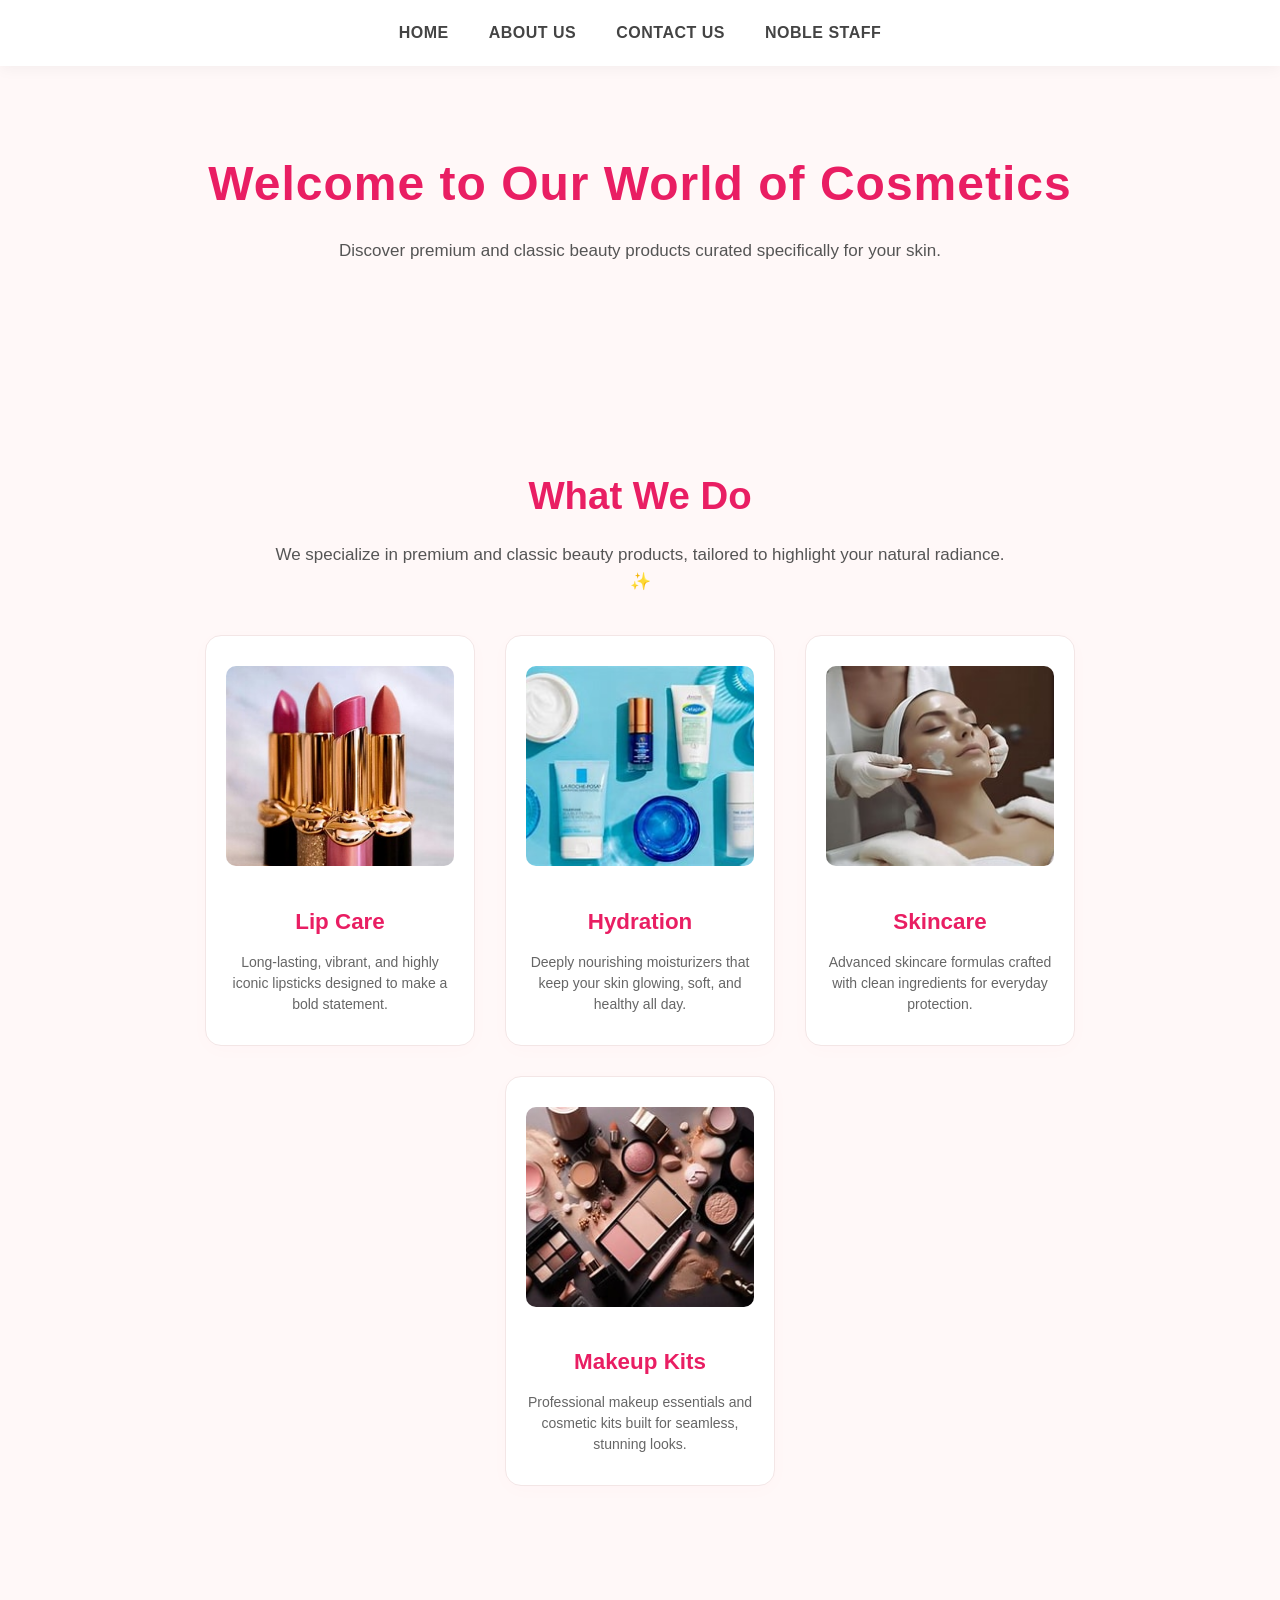
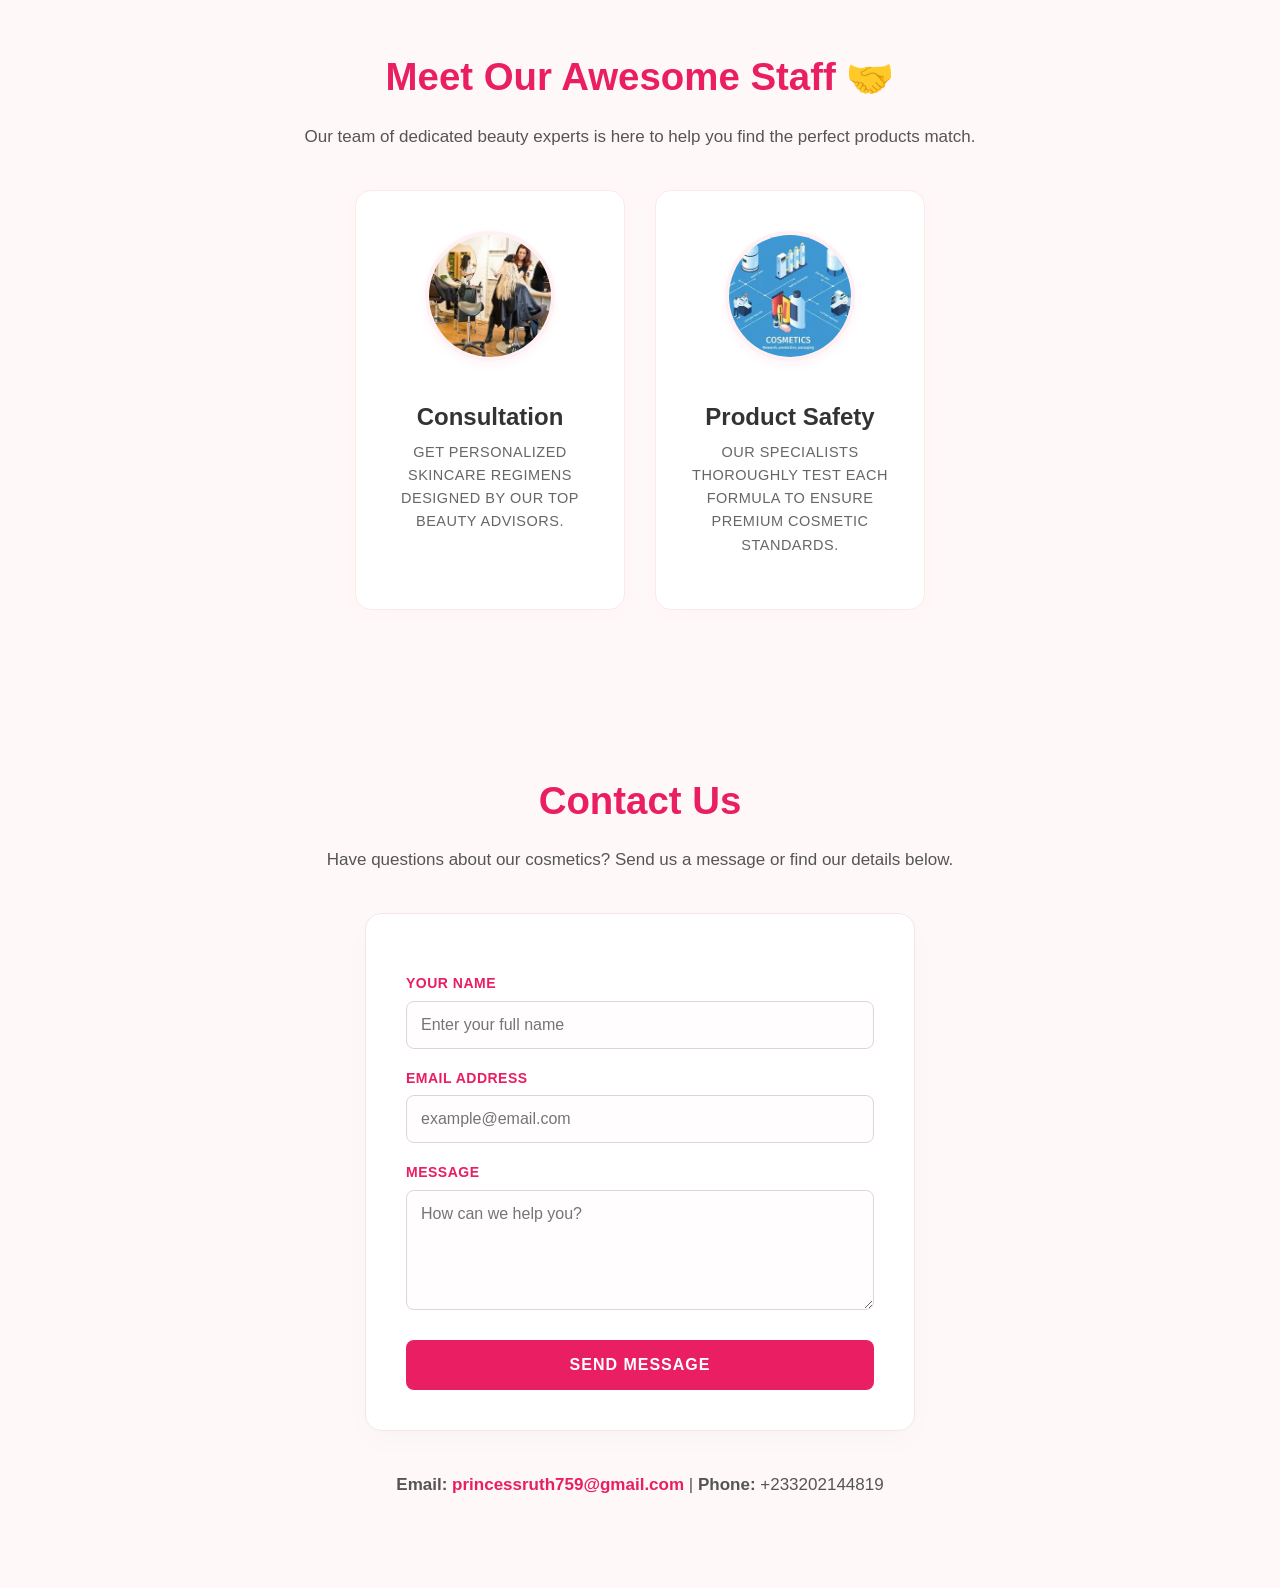
<file: index.html>
<!DOCTYPE html>
<html lang="en">
<head>
    <meta charset="UTF-8">
    <meta name="viewport" content="width=device-width, initial-scale=1.0">
    <title>Cosmetics - Premium Beauty Products</title>
    <link rel="stylesheet" href="src/style.css">
</head>
<body>

    <header>
        <div class="nav-container">
            <nav>
                <a href="index.html">Home</a>
                <a href="pages/about.html">About Us</a>
                <a href="pages/contact.html">Contact Us</a>
                <a href="pages/staff.html">Noble Staff</a>
            </nav>
        </div>
    </header>

    <!-- 2. Hero Section / Welcome Banner -->
    <section class="section hero-banner">
        <h1>Welcome to Our World of Cosmetics</h1>
        <p>Discover premium and classic beauty products curated specifically for your skin.</p>
    </section>

    <!-- 3. What We Do Section (Using your .about-grid classes) -->
    <section id="about" class="section">
        <h2>What We Do</h2>
        <p>We specialize in premium and classic beauty products, tailored to highlight your natural radiance. ✨</p>
        
        <div class="about-grid">
            <div class="about-card">
                <img src="images/OIP lip stick.jpg" alt="Lipstick collection">
                <h3>Lip Care</h3>
                <p>Long-lasting, vibrant, and highly iconic lipsticks designed to make a bold statement.</p>
            </div>
            
            <div class="about-card">
                <img src="images/OIP moisturizers.jpg" alt="Moisturizer creams">
                <h3>Hydration</h3>
                <p>Deeply nourishing moisturizers that keep your skin glowing, soft, and healthy all day.</p>
            </div>

            <div class="about-card">
                <img src="images/OIP skin care.jpg" alt="Skin care serums">
                <h3>Skincare</h3>
                <p>Advanced skincare formulas crafted with clean ingredients for everyday protection.</p>
            </div>

            <div class="about-card">
                <img src="images/OIP makeup.jpg" alt="Makeup kits">
                <h3>Makeup Kits</h3>
                <p>Professional makeup essentials and cosmetic kits built for seamless, stunning looks.</p>
            </div>
        </div>
    </section>


    <!-- 5. Staff Section -->
    <section id="staff" class="section">
        <h2>Meet Our Awesome Staff 🤝</h2>
        <p>Our team of dedicated beauty experts is here to help you find the perfect products match.</p>
        
        <div class="about-grid">
            <div class="about-card">
                <img src="images/download cosmetics.webp" alt="Staff working">
                <h3>Consultation</h3>
                <p>Get personalized skincare regimens designed by our top beauty advisors.</p>
            </div>
            <div class="about-card">
                <img src="images/workers in act.webp" alt="Staff planning">
                <h3>Product Safety</h3>
                <p>Our specialists thoroughly test each formula to ensure premium cosmetic standards.</p>
            </div>
        </div>
    </section>

    <!-- 6. Contact Section & Form Integration -->
    <section id="contact" class="section">
        <h2>Contact Us</h2>
        <p>Have questions about our cosmetics? Send us a message or find our details below.</p>
        
        <!-- Contact Form using your style.css specifications -->
        <form class="contact-form" action="#" method="POST">
            <label for="name">Your Name</label>
            <input type="text" id="name" name="name" placeholder="Enter your full name" required>

            <label for="email">Email Address</label>
            <input type="email" id="email" name="email" placeholder="example@email.com" required>

            <label for="message">Message</label>
            <textarea id="message" name="message" rows="5" placeholder="How can we help you?" required></textarea>

            <button type="submit">Send Message</button>
        </form>

        <div class="contact-details">
            <p><strong>Email:</strong> <a href="mailto:princessruth759@gmail.com">princessruth759@gmail.com</a> | <strong>Phone:</strong> +233202144819</p>
        </div>
    </section>

</body>
</html>
</file>
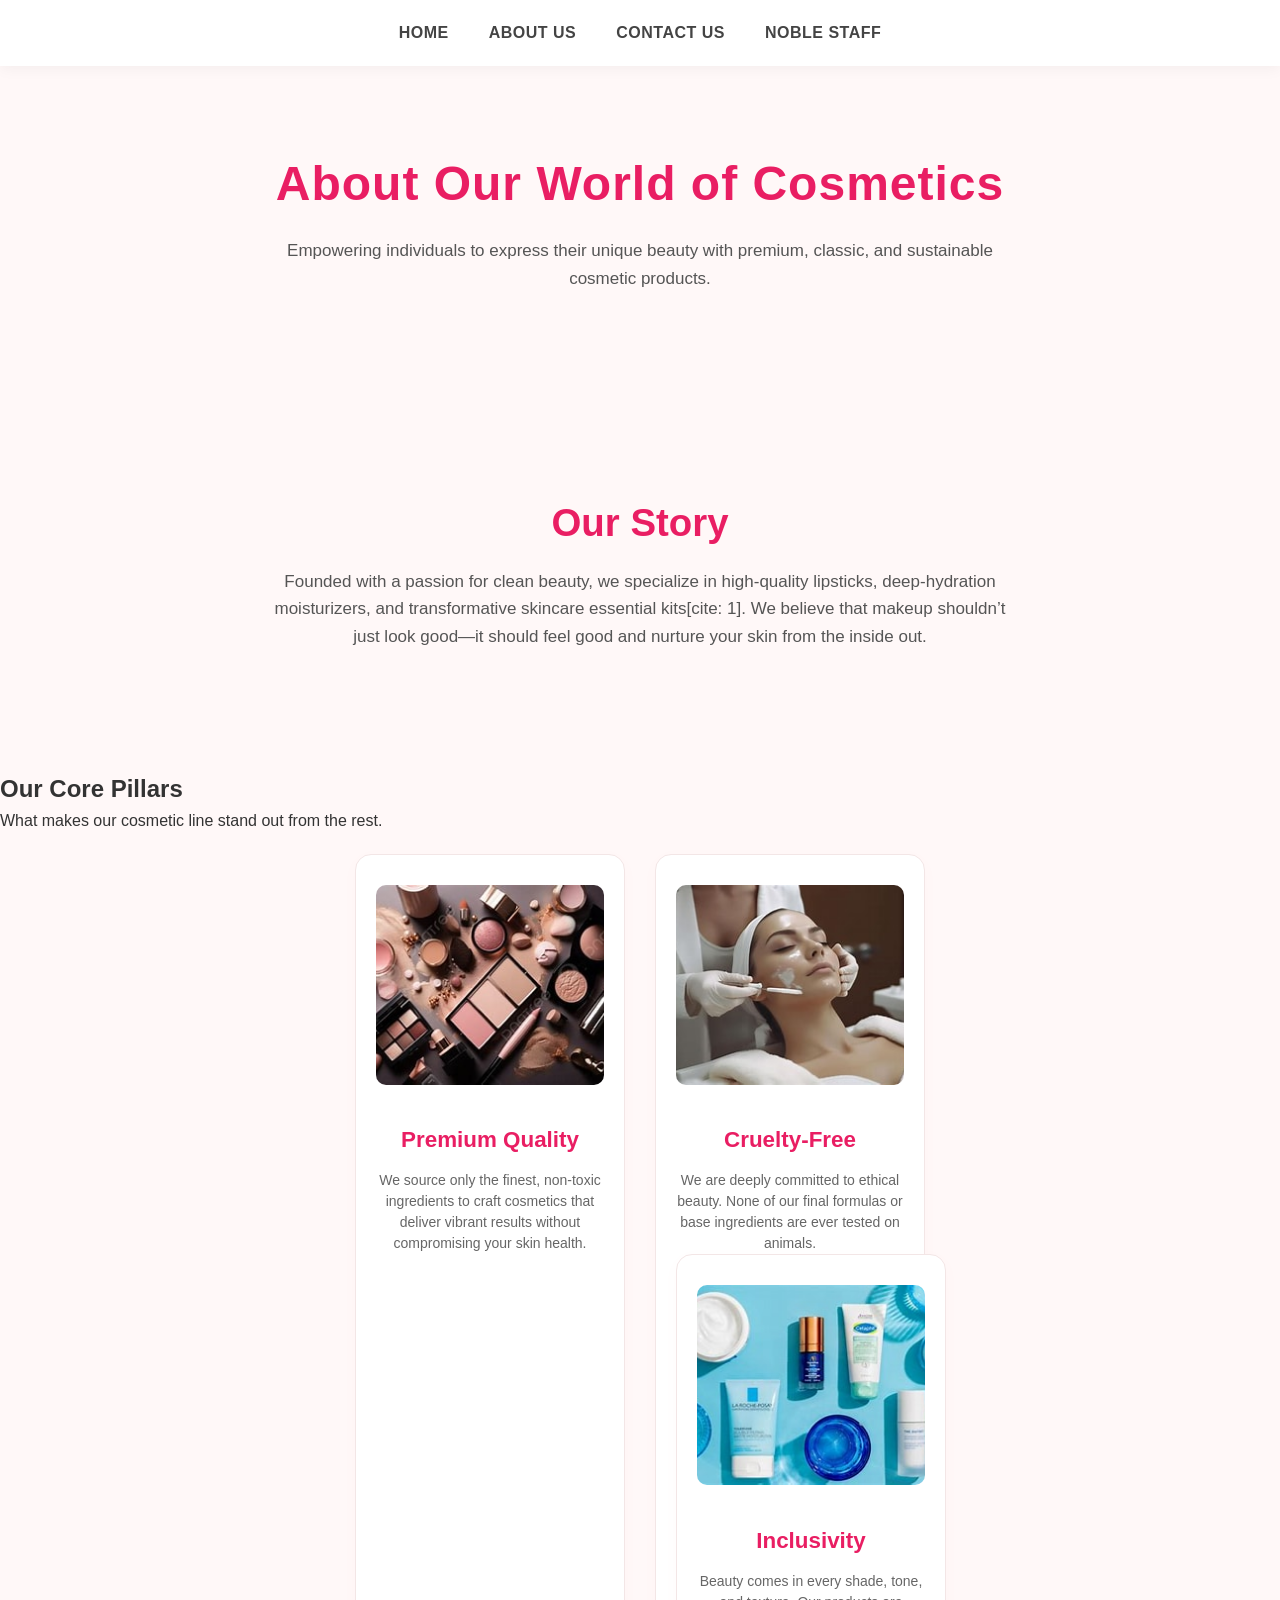
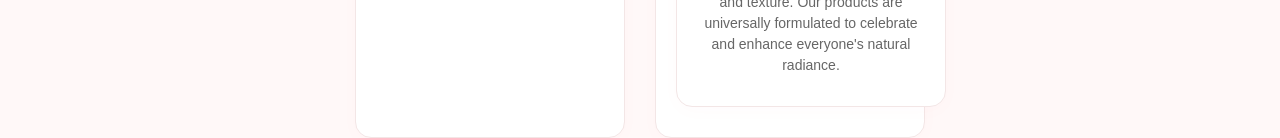
<file: pages/about.html>
<!DOCTYPE html>
<html lang="en">
<head>
    <meta charset="UTF-8">
    <meta name="viewport" content="width=device-width, initial-scale=1.0">
    <title>About Us - Our Cosmetic Journey</title>
    <!-- Stepping up one folder level to correctly find the src/style.css file -->
    <link rel="stylesheet" href="../src/style.css">
</head>
<body>

    <!-- 1. Header & Primary Navigation -->
    <header>
        <div class="nav-container">
            <nav>
                <a href="../index.html">Home</a>
                <a href="about.html">About Us</a>
                <a href="contact.html">Contact Us</a>
                <a href="staff.html">Noble Staff</a>
            </nav>
        </div>
    </header>

    <!-- 2. About Hero Section -->
    <section class="section hero-banner">
        <h1>About Our World of Cosmetics</h1>
        <p>Empowering individuals to express their unique beauty with premium, classic, and sustainable cosmetic products.</p>
    </section>

    <!-- 3. Our Story & Philosophy -->
    <section class="section">
        <h2>Our Story</h2>
        <p>Founded with a passion for clean beauty, we specialize in high-quality lipsticks, deep-hydration moisturizers, and transformative skincare essential kits[cite: 1]. We believe that makeup shouldn’t just look good—it should feel good and nurture your skin from the inside out.</p>
    </section>

    <!-- 4. Core Values Grid (Reusing your CSS grid structure) -->
    <section>
         <h2>Our Core Pillars</h2>
        <p>What makes our cosmetic line stand out from the rest.</p>
        
        <div class="about-grid">
            <!-- Pillar 1 -->
            <div class="about-card">
                <img src="../images/OIP makeup.jpg" alt="Premium Quality Kits">
                <h3>Premium Quality</h3>
                <p>We source only the finest, non-toxic ingredients to craft cosmetics that deliver vibrant results without compromising your skin health.</p>
            </div>
            
            <!-- Pillar 2 -->
            <div class="about-card">
                <img src="../images/OIP skin care.jpg" alt="Cruelty Free Skincare">
                <h3>Cruelty-Free</h3>
                <p>We are deeply committed to ethical beauty. None of our final formulas or base ingredients are ever tested on animals.</p>

            <div class="about-card">
                <img src="../images/OIP moisturizers.jpg" alt="Inclusive Hydration Beauty">
                <h3>Inclusivity</h3>
                <p>Beauty comes in every shade, tone, and texture. Our products are universally formulated to celebrate and enhance everyone's natural radiance.</p>
            </div>
        </div>
            </div>
    </section>
       

    

</body>
</html>
</file>
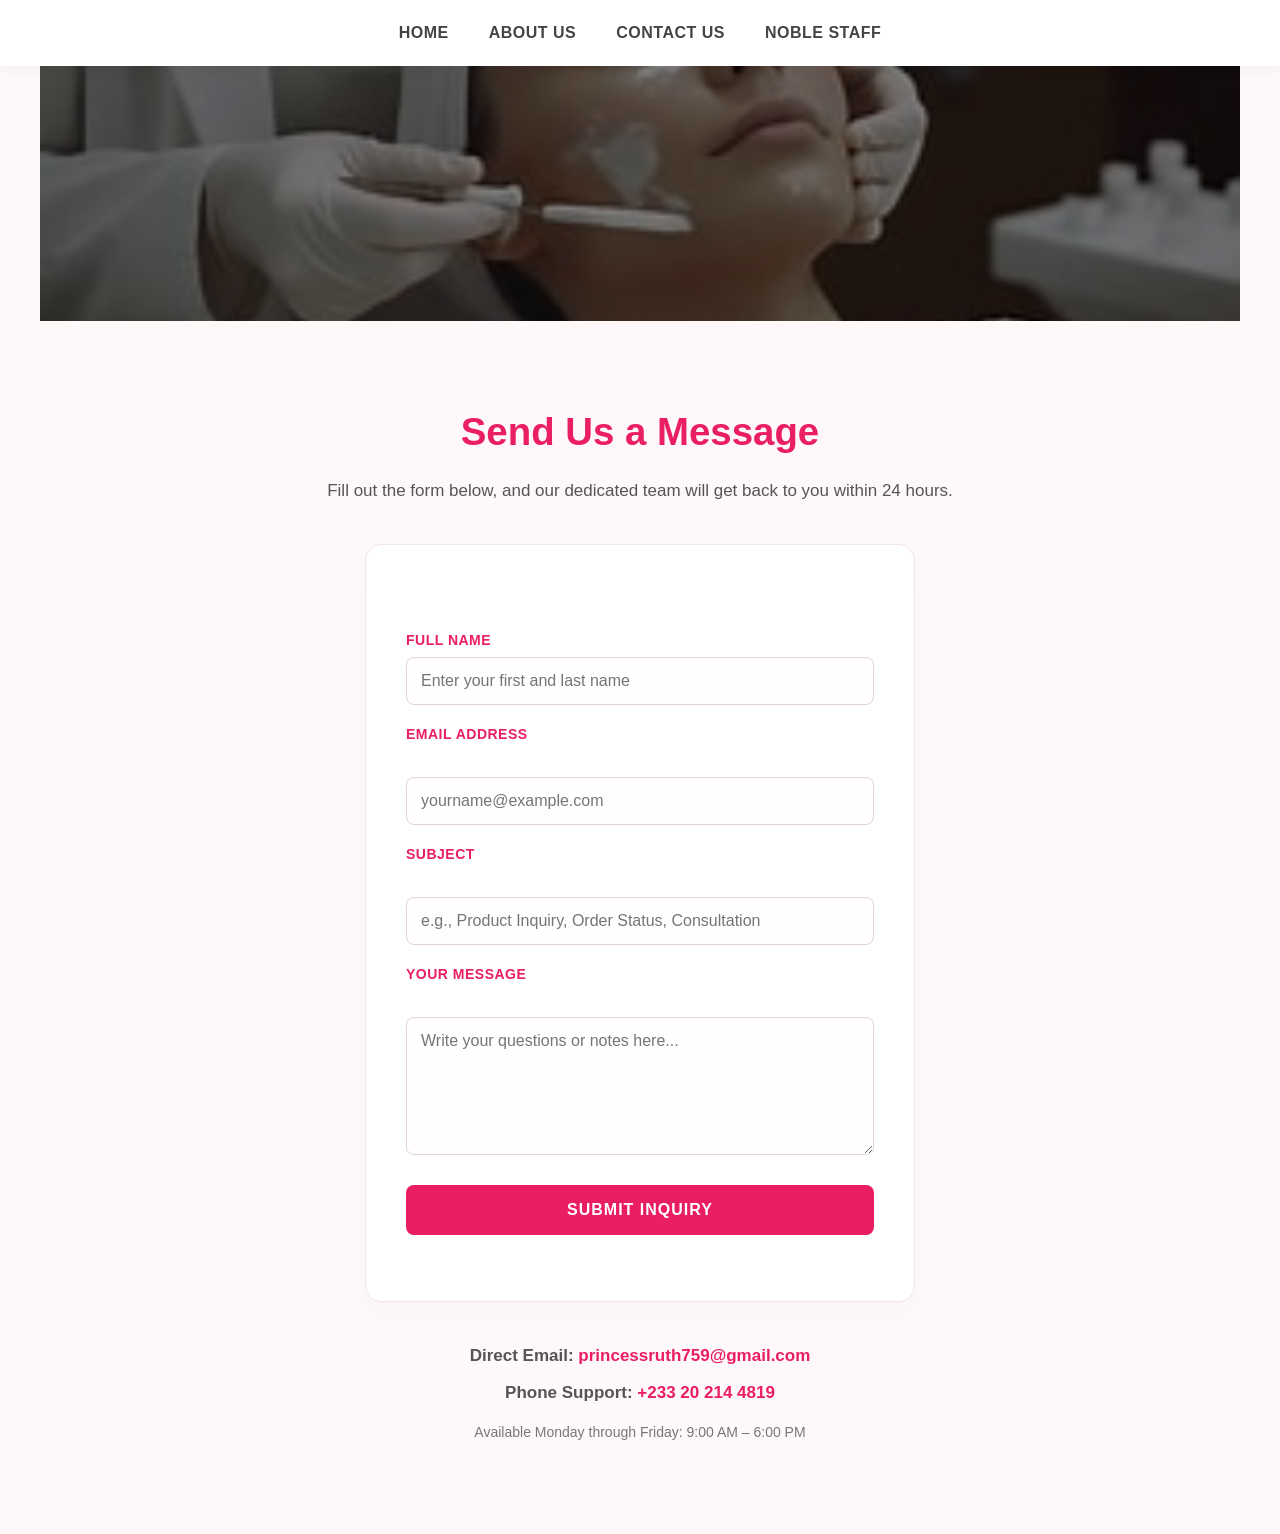
<file: pages/contact.html>
<!DOCTYPE html>
<html lang="en">
<head>
    <meta charset="UTF-8">
    <meta name="viewport" content="width=device-width, initial-scale=1.0">
    <title>Contact Us - Get in Touch</title>
    <link rel="stylesheet" href="../src/style.css">
</head>
<body>

    <header>
        <div class="nav-container">
            <nav>
                <a href="../index.html">Home</a>
                <a href="about.html">About Us</a>
                <a href="contact.html">Contact Us</a>
                <a href="staff.html">Noble Staff</a>
            </nav>
        </div>
    </header>

    <section class="section hero-banner" style="background: linear-gradient(rgba(0, 0, 0, 0.5), rgba(0, 0, 0, 0.5)), url('../images/OIP skin care.jpg') no-repeat center center/cover; padding: 100px 20px;">
        <h1 Contact Our Beauty Experts</h1>
        <p Have questions about our premium cosmetics or need skincare advice? We are here to help you shine.</p>
    </section>

    <section id="contact" class="section">
        <h2>Send Us a Message</h2>
        <p>Fill out the form below, and our dedicated team will get back to you within 24 hours.</p>
        
        <form class="contact-form" action="#" method="POST"><br>
            <label for="name">Full Name</label>
            <input type="text" id="name" name="name" placeholder="Enter your first and last name" required>

            <label for="email">Email Address</label><br>
            <input type="email" id="email" name="email" placeholder="yourname@example.com" required>

            <label for="subject">Subject</label><br>
            <input type="text" id="subject" name="subject" placeholder="e.g., Product Inquiry, Order Status, Consultation" required>

            <label for="message">Your Message</label><br>
            <textarea id="message" name="message" rows="6" placeholder="Write your questions or notes here..." required></textarea>

            <button type="submit">Submit Inquiry</button><br>
        </form>

        <div class="contact-details">
            <p><strong>Direct Email:</strong> <a href="mailto:princessruth759@gmail.com">princessruth759@gmail.com</a></p>
            <p><strong>Phone Support:</strong> <a href="tel:+233202144819">+233 20 214 4819</a></p>
            <p style="margin-top: 15px; font-size: 14px; color: #777;">Available Monday through Friday: 9:00 AM – 6:00 PM</p>
        </div>
    </section>

    

</body>
</html>
</file>
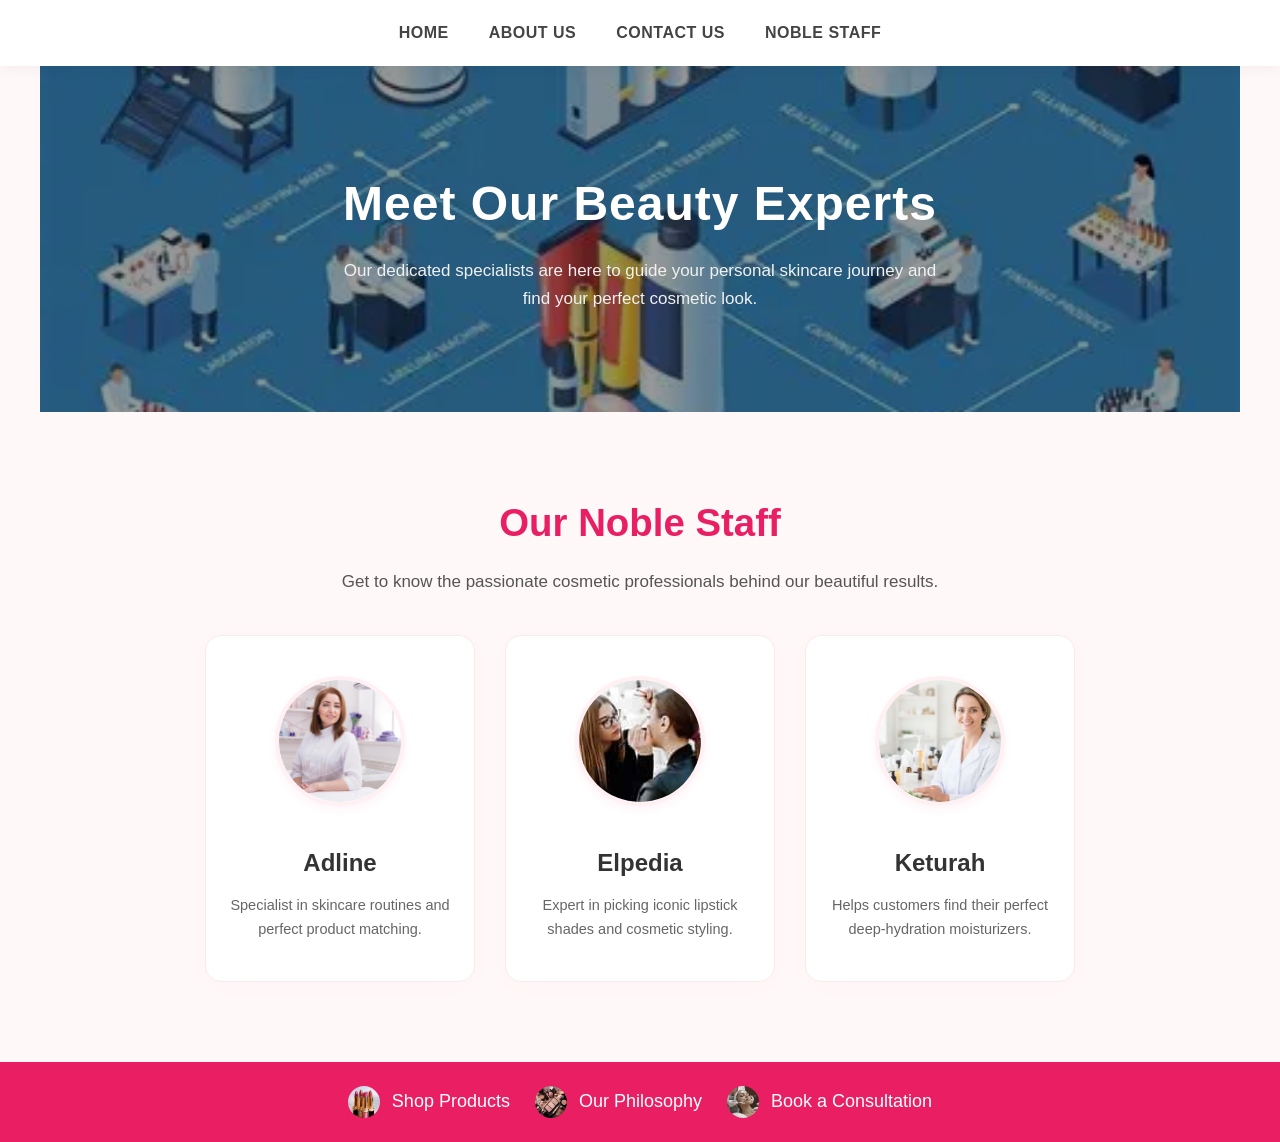
<file: pages/staff.html>
<!DOCTYPE html>
<html lang="en">
<head>
    <meta charset="UTF-8">
    <meta name="viewport" content="width=device-width, initial-scale=1.0">
    <title>Our Staff - Cosmetics Experts</title>
    <link rel="stylesheet" href="../src/style.css">
</head>
<body>

    <!-- 1. Header & Primary Navigation -->
    <header>
        <div class="nav-container">
            <nav>
                <a href="../index.html">Home</a>
                <a href="about.html">About Us</a>
                <a href="contact.html">Contact Us</a>
                <a href="staff.html">Noble Staff</a>
            </nav>
        </div>
    </header>

    <!-- 2. Staff Page Hero Banner -->
    <section class="section hero-banner" style="background: linear-gradient(rgba(0, 0, 0, 0.4), rgba(0, 0, 0, 0.4)), url('../images/workers in act.webp') no-repeat center center/cover; padding: 100px 20px;">
        <h1 style="color: #ffffff;">Meet Our Beauty Experts</h1>
        <p style="color: #f1f1f1; max-width: 600px; margin: 0 auto;">Our dedicated specialists are here to guide your personal skincare journey and find your perfect cosmetic look.</p>
    </section>

    <!-- 3. Staff Profiles Section -->
    <section id="staff" class="section">
        <h2>Our Noble Staff</h2>
        <p>Get to know the passionate cosmetic professionals behind our beautiful results.</p>
        
        <!-- Reusing your clean, professional CSS grid classes -->
        <div class="about-grid">
            
            <!-- Staff 1 -->
            <div class="about-card">
                <img src="../images/woman-beautician-doctor-at-work-in-spa-center-portrait-of-a-young-female-professional-cosmetologist-healthcare-occupation-medical-career-photo.jpg" alt="Adline - Beauty Consultant">
                <h3>Adline</h3>
                <p Beauty Consultant</p>
                <p>Specialist in skincare routines and perfect product matching.</p>
            </div>
            
            <!-- Staff 2 -->
            <div class="about-card">
                <img src="../images/download.jpg" alt="Elpedia - Makeup Artist">
                <h3>Elpedia</h3>
                <p Makeup Artist</p>
                <p>Expert in picking iconic lipstick shades and cosmetic styling.</p>
            </div>
            
            <!-- Staff 3 -->
            <div class="about-card">
                <img src="../images/OIP moisturizers.webp" alt="Keturah - Moisturizers Expert">
                <h3>Keturah</h3>
                <p Moisturizer Expert</p>
                <p>Helps customers find their perfect deep-hydration moisturizers.</p>
            </div>

        </div>
    </section>

    <!-- 4. Quick Category Navigation Footer Menu -->
    <nav class="nav-bar">
        <a href="../index.html">
            <img src="../images/OIP lip stick.jpg" alt="Lipstick icon"> Shop Products
        </a>
        <a href="about.html">
            <img src="../images/OIP makeup.jpg" alt="About icon"> Our Philosophy
        </a>
        <a href="contact.html">
            <img src="../images/OIP skin care.jpg" alt="Contact icon"> Book a Consultation
        </a>
    </nav>

</body>
</html>
</file>
<file: src/style.css>
/* ==========================================================================
   1. GLOBAL RESETS & STYLING BASE
   ========================================================================== */
* {
    box-sizing: border-box;
    margin: 0;
    padding: 0;
}

body {
    margin: 0;
    font-family: 'Playfair Display', 'Segoe UI', Arial, sans-serif;
    background-color: #fff8f8; /* Soft cosmetic-inspired background */
    color: #333333;
    line-height: 1.6;
}

/* ==========================================================================
   2. SITE HEADERS & PRIMARY NAVIGATION
   ========================================================================== */
header {
    background-color: #ffffff;
    box-shadow: 0 2px 15px rgba(0, 0, 0, 0.05);
    position: sticky;
    top: 0;
    z-index: 1000;
}

.nav-container {
    max-width: 1200px;
    margin: 0 auto;
    padding: 20px;
}

.nav-container nav {
    display: flex;
    justify-content: center;
    gap: 40px;
}

.nav-container nav a {
    color: #444444;
    text-decoration: none;
    font-weight: 600;
    font-size: 16px;
    letter-spacing: 0.5px;
    text-transform: uppercase;
    transition: color 0.3s ease;
}

.nav-container nav a:hover {
    color: #e91e63; /* Signature Brand Pink */
}

/* ==========================================================================
   3. HERO BANNER MODULE
   ========================================================================== */
.hero-banner {
    padding: 100px 20px;
    text-align: center;
    background-size: cover;
    background-position: center;
    background-repeat: no-repeat;
    display: flex;
    flex-direction: column;
    justify-content: center;
    align-items: center;
}

.hero-banner h1 {
    font-size: 3rem;
    color: #e91e63;
    margin-bottom: 15px;
    font-weight: 700;
    letter-spacing: 1px;
}

.hero-banner p {
    font-size: 1.2rem;
    color: #555555;
    max-width: 650px;
    margin: 0 auto;
}

/* ==========================================================================
   4. LAYOUT SECTIONS & GENERAL TYPOGRAPHY
   ========================================================================== */
.section {
    padding: 80px 20px;
    max-width: 1200px;
    margin: 0 auto;
    text-align: center;
}

.section h2 {
    color: #e91e63;
    font-size: 2.4rem;
    margin-bottom: 15px;
    font-weight: 600;
}

.section p {
    font-size: 17px;
    color: #555555;
    max-width: 750px;
    margin: 0 auto 40px auto;
}

.section a {
    color: #e91e63;
    text-decoration: none;
    font-weight: bold;
    transition: color 0.3s ease;
}

.section a:hover {
    text-decoration: underline;
    color: #c2185b;
}

/* ==========================================================================
   5. FLEXBOX PRODUCTS & SERVICES GRID
   ========================================================================== */
.about-grid {
    display: flex;
    justify-content: center;
    gap: 30px;
    flex-wrap: wrap;
    margin-top: 20px;
}

.about-card {
    background: #ffffff;
    border: 1px solid #f3e6e6;
    border-radius: 16px;
    padding: 30px 20px;
    width: 270px;
    text-align: center;
    box-shadow: 0 4px 20px rgba(233, 30, 99, 0.02);
    transition: transform 0.4s cubic-bezier(0.165, 0.84, 0.44, 1), box-shadow 0.4s ease;
}

.about-card:hover {
    transform: translateY(-8px);
    box-shadow: 0 12px 30px rgba(233, 30, 99, 0.08);
}

.about-card img {
    width: 100%;
    height: 200px;
    object-fit: cover;
    border-radius: 10px;
    margin-bottom: 20px;
}

.about-card h3 {
    color: #e91e63;
    font-size: 1.4rem;
    margin: 10px 0 12px 0;
    font-weight: 600;
}

.about-card p {
    font-size: 14px;
    color: #666666;
    line-height: 1.5;
    margin-bottom: 0;
}

/* Staff Profile Specific Image Formatting */
#staff .about-card img {
    width: 120px;
    height: 120px;
    border-radius: 50%;
    margin: 0 auto 20px auto;
    border: 3px solid #fce4ec;
}

/* ==========================================================================
   6. INTERACTIVE CATEGORIES BAR (Footer Area Menu)
   ========================================================================== */
.nav-bar {
    display: flex;
    justify-content: center;
    align-items: center;
    background-color: #e91e63; /* Pink cosmetic theme */
    padding: 1.5rem;
    flex-wrap: wrap;
    gap: 25px;
}

.nav-bar a {
    color: #ffffff;
    text-decoration: none;
    font-size: 18px;
    font-weight: 500;
    display: flex;
    align-items: center;
    transition: color 0.3s ease, transform 0.2s ease;
}

.nav-bar a img {
    width: 32px;
    height: 32px;
    margin-right: 12px;
    border-radius: 50%;
    object-fit: cover;
}

.nav-bar a:hover {
    color: #ffeb3b; /* Golden highlight on hover */
    transform: scale(1.05);
}

/* ==========================================================================
   7. PROFESSIONAL CONTACT FORM SYSTEM
   ========================================================================== */
.contact-form {
    max-width: 550px;
    margin: 40px auto;
    display: flex;
    flex-direction: column;
    background: #ffffff;
    padding: 40px;
    border-radius: 16px;
    box-shadow: 0 10px 30px rgba(0, 0, 0, 0.02);
    border: 1px solid #f3e6e6;
}

.contact-form label {
    margin: 18px 0 6px 0;
    text-align: left;
    font-weight: 600;
    color: #e91e63;
    font-size: 14px;
    text-transform: uppercase;
    letter-spacing: 0.5px;
}

.contact-form input,
.contact-form textarea {
    padding: 14px;
    border: 1px solid #e2d4d4;
    background-color: #fffdfd;
    border-radius: 8px;
    font-size: 16px;
    font-family: inherit;
    outline: none;
    transition: border-color 0.3s ease, box-shadow 0.3s ease;
}

.contact-form input:focus,
.contact-form textarea:focus {
    border-color: #e91e63;
    box-shadow: 0 0 0 4px rgba(233, 30, 99, 0.1);
    background-color: #ffffff;
}

.contact-form button {
    margin-top: 30px;
    padding: 16px;
    background-color: #e91e63;
    color: #ffffff;
    border: none;
    border-radius: 8px;
    font-size: 16px;
    font-weight: 600;
    text-transform: uppercase;
    letter-spacing: 1px;
    cursor: pointer;
    transition: background-color 0.3s ease, transform 0.1s ease;
}

.contact-form button:hover {
    background-color: #c2185b;
}

.contact-form button:active {
    transform: scale(0.98);
}

.contact-details {
    margin-top: 40px;
    text-align: center;
    font-size: 16px;
    color: #444444;
}

.contact-details p {
    margin-bottom: 10px;
}

/* ==========================================================================
   8. RESPONSIVE DESIGN (MEDIA QUERIES)
   ========================================================================== */
@media (max-width: 768px) {
    .hero-banner h1 {
        font-size: 2.2rem;
    }
    
    .section h2 {
        font-size: 1.8rem;
    }

    .nav-container nav {
        gap: 20px;
    }

    .about-card {
        width: 100%; /* Spans cleanly into a list on phone screens */
        max-width: 340px;
    }

    .contact-form {
        padding: 25px;
    }
}
/* ==========================================================================
   9. STAFF PAGE SPECIFIC STYLES
   ========================================================================== */

/* Target staff cards uniquely inside the staff section wrapper */
#staff .about-card {
    background: #ffffff;
    border: 1px solid #f9ebeb;
    border-radius: 16px;
    padding: 40px 20px; /* Extra vertical breathing room for profiles */
    transition: transform 0.4s cubic-bezier(0.165, 0.84, 0.44, 1), box-shadow 0.4s ease;
}

/* Elegant circular crop formatting for team portraits */
#staff .about-card img {
    width: 130px;
    height: 130px;
    border-radius: 50%; /* Perfect circle */
    object-fit: cover;  /* Prevents the employee pictures from stretching */
    margin: 0 auto 20px auto;
    border: 4px solid #fff0f3; /* Soft cosmetic pink border around the photo */
    box-shadow: 0 4px 10px rgba(233, 30, 99, 0.05);
    transition: transform 0.3s ease, border-color 0.3s ease;
}

/* Profile Photo Hover Effect */
#staff .about-card:hover img {
    transform: scale(1.05); /* Smoothly zooms into the portrait slightly */
    border-color: #e91e63;   /* Shifts the subtle border to brand pink */
}

/* Staff Name Styling */
#staff .about-card h3 {
    font-size: 1.5rem;
    color: #333333; /* Darker tone for clean legibility */
    margin-bottom: 4px;
    font-weight: 600;
}

/* Job Title Accent Tag */
#staff .about-card p:first-of-type {
    font-size: 14px;
    letter-spacing: 0.5px;
    text-transform: uppercase;
    margin-bottom: 12px;
}

/* Biography / Description text */
#staff .about-card p:last-of-type {
    font-size: 14.5px;
    color: #666666;
    line-height: 1.6;
}
</file>
